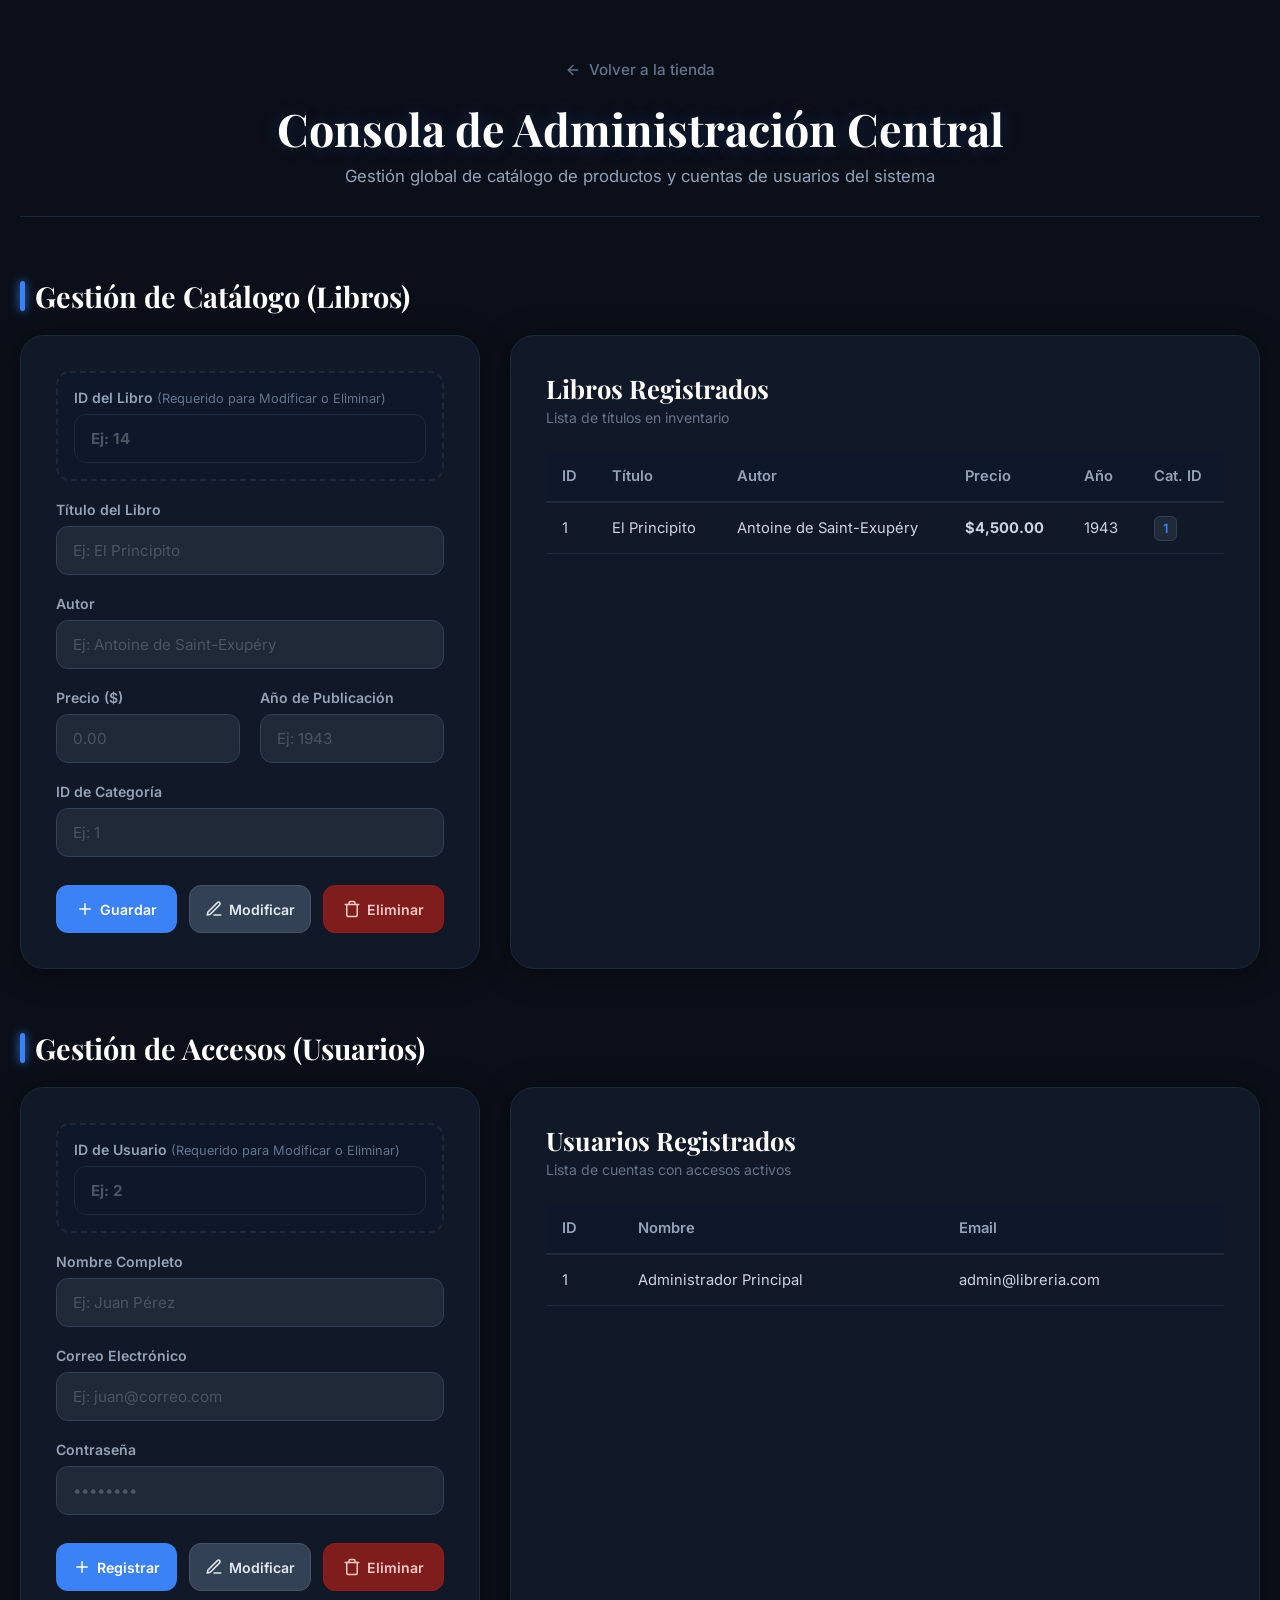
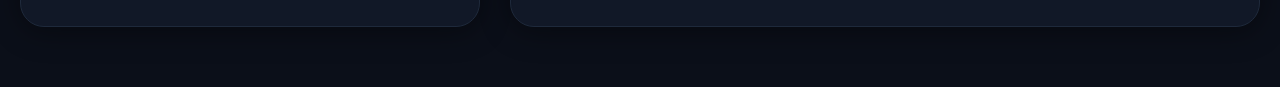
<file: pages/admin.html>
<!DOCTYPE html>
<html lang="es">
<head>
  <meta charset="UTF-8" />
  <meta name="viewport" content="width=device-width, initial-scale=1.0" />
  <title>Panel de Control Absoluto — Página Uno</title>
  <link rel="preconnect" href="https://fonts.googleapis.com" />
  <link rel="preconnect" href="https://fonts.gstatic.com" crossorigin />
  <link href="https://fonts.googleapis.com/css2?family=Playfair+Display:ital,wght@0,400;0,600;0,700&family=Inter:wght@300;400;500;600;700&display=swap" rel="stylesheet" />
  <link rel="stylesheet" href="/css/styleAdmin.css" /> 
</head>
<body class="form-body">

  <div class="dashboard-global-container">
    
    <div class="dashboard-main-header">
      <a href="/index.html" class="back-link">
        <svg xmlns="http://www.w3.org/2000/svg" width="16" height="16" viewBox="0 0 24 24" fill="none" stroke="currentColor" stroke-width="2" stroke-linecap="round" stroke-linejoin="round"><path d="m12 19-7-7 7-7"/><path d="M19 12H5"/></svg>
        Volver a la tienda
      </a>
      <h1>Consola de Administración Central</h1>
      <p>Gestión global de catálogo de productos y cuentas de usuarios del sistema</p>
    </div>

    <section class="admin-section-block">
      <div class="admin-section-title">
        <h2>Gestión de Catálogo (Libros)</h2>
      </div>
      
      <div class="admin-dashboard-layout">
        <div class="crud-card">
          <form id="form-libros">
            <div class="form-group id-group id-group-book">
              <label for="libroId">ID del Libro <span class="info-lbl">(Requerido para Modificar o Eliminar)</span></label>
              <input type="number" id="libroId" class="form-control id-input id-input-book" placeholder="Ej: 14" />
            </div>
            <div class="form-group">
              <label for="title">Título del Libro</label>
              <input type="text" id="title" class="form-control" placeholder="Ej: El Principito" />
            </div>
            <div class="form-group">
              <label for="author">Autor</label>
              <input type="text" id="author" class="form-control" placeholder="Ej: Antoine de Saint-Exupéry" />
            </div>
            <div class="form-row">
              <div class="form-group">
                <label for="price">Precio ($)</label>
                <input type="number" id="price" class="form-control" step="0.01" placeholder="0.00" />
              </div>
              <div class="form-group">
                <label for="publishedYear">Año de Publicación</label>
                <input type="text" id="publishedYear" class="form-control" placeholder="Ej: 1943" />
              </div>
            </div>
            <div class="form-group">
              <label for="categoryId">ID de Categoría</label>
              <input type="number" id="categoryId" class="form-control" placeholder="Ej: 1" />
            </div>
            <div class="botonera-crud">
              <button type="button" id="btn-crear-libro" class="btn-crud btn-crear">
                <svg xmlns="http://www.w3.org/2000/svg" width="18" height="18" viewBox="0 0 24 24" fill="none" stroke="currentColor" stroke-width="2" stroke-linecap="round" stroke-linejoin="round"><path d="M5 12h14"/><path d="M12 5v14"/></svg>
                Guardar
              </button>
              <button type="button" id="btn-modificar-libro" class="btn-crud btn-modificar">
                <svg xmlns="http://www.w3.org/2000/svg" width="18" height="18" viewBox="0 0 24 24" fill="none" stroke="currentColor" stroke-width="2" stroke-linecap="round" stroke-linejoin="round"><path d="M12 20h9"/><path d="M16.5 3.5a2.12 2.12 0 0 1 3 3L7 19l-4 1 1-4Z"/></svg>
                Modificar
              </button>
              <button type="button" id="btn-eliminar-libro" class="btn-crud btn-eliminar">
                <svg xmlns="http://www.w3.org/2000/svg" width="18" height="18" viewBox="0 0 24 24" fill="none" stroke="currentColor" stroke-width="2" stroke-linecap="round" stroke-linejoin="round"><path d="M3 6h18"/><path d="M19 6v14c0 1-1 2-2 2H7c-1 0-2-1-2-2V6"/><path d="M8 6V4c0-1 1-2 2-2h4c1 0 2 1 2 2v2"/></svg>
                Eliminar
              </button>
            </div>
          </form>
        </div>

        <div class="table-container">
          <div class="table-header">
            <h3>Libros Registrados</h3>
            <p>Lista de títulos en inventario</p>
          </div>
          <div class="table-responsive">
            <table>
              <thead>
                <tr>
                  <th>ID</th>
                  <th>Título</th>
                  <th>Autor</th>
                  <th>Precio</th>
                  <th>Año</th>
                  <th>Cat. ID</th>
                </tr>
              </thead>
              <tbody id="tabla-libros-body">
                <tr>
                  <td>1</td>
                  <td>El Principito</td>
                  <td>Antoine de Saint-Exupéry</td>
                  <td><strong>$4,500.00</strong></td>
                  <td>1943</td>
                  <td><span class="badge-cat">1</span></td>
                </tr>
              </tbody>
            </table>
          </div>
        </div>
      </div>
    </section>

    <section class="admin-section-block">
      <div class="admin-section-title">
        <h2>Gestión de Accesos (Usuarios)</h2>
      </div>

      <div class="admin-dashboard-layout">
        <div class="crud-card">
          <form id="form-usuarios">
            <div class="form-group id-group id-group-user">
              <label for="userId">ID de Usuario <span class="info-lbl">(Requerido para Modificar o Eliminar)</span></label>
              <input type="number" id="userId" class="form-control id-input id-input-user" placeholder="Ej: 2" />
            </div>
            <div class="form-group">
              <label for="name">Nombre Completo</label>
              <input type="text" id="name" class="form-control" placeholder="Ej: Juan Pérez" />
            </div>
            <div class="form-group">
              <label for="email">Correo Electrónico</label>
              <input type="email" id="email" class="form-control" placeholder="Ej: juan@correo.com" />
            </div>
            <div class="form-group">
              <label for="password">Contraseña</label>
              <input type="password" id="password" class="form-control" placeholder="••••••••" />
            </div>
            <div class="botonera-crud">
              <button type="button" id="btn-crear-user" class="btn-crud btn-crear">
                <svg xmlns="http://www.w3.org/2000/svg" width="18" height="18" viewBox="0 0 24 24" fill="none" stroke="currentColor" stroke-width="2" stroke-linecap="round" stroke-linejoin="round"><path d="M5 12h14"/><path d="M12 5v14"/></svg>
                Registrar
              </button>
              <button type="button" id="btn-modificar-user" class="btn-crud btn-modificar">
                <svg xmlns="http://www.w3.org/2000/svg" width="18" height="18" viewBox="0 0 24 24" fill="none" stroke="currentColor" stroke-width="2" stroke-linecap="round" stroke-linejoin="round"><path d="M12 20h9"/><path d="M16.5 3.5a2.12 2.12 0 0 1 3 3L7 19l-4 1 1-4Z"/></svg>
                Modificar
              </button>
              <button type="button" id="btn-eliminar-user" class="btn-crud btn-eliminar">
                <svg xmlns="http://www.w3.org/2000/svg" width="18" height="18" viewBox="0 0 24 24" fill="none" stroke="currentColor" stroke-width="2" stroke-linecap="round" stroke-linejoin="round"><path d="M3 6h18"/><path d="M19 6v14c0 1-1 2-2 2H7c-1 0-2-1-2-2V6"/><path d="M8 6V4c0-1 1-2 2-2h4c1 0 2 1 2 2v2"/></svg>
                Eliminar
              </button>
            </div>
          </form>
        </div>

        <div class="table-container">
          <div class="table-header">
            <h3>Usuarios Registrados</h3>
            <p>Lista de cuentas con accesos activos</p>
          </div>
          <div class="table-responsive">
            <table>
              <thead>
                <tr>
                  <th>ID</th>
                  <th>Nombre</th>
                  <th>Email</th>
                </tr>
              </thead>
              <tbody id="tabla-usuarios-body">
                <tr>
                  <td>1</td>
                  <td>Administrador Principal</td>
                  <td>admin@libreria.com</td>
                </tr>
              </tbody>
            </table>
          </div>
        </div>
      </div>
    </section>

  </div>

</body>
</html>
</file>
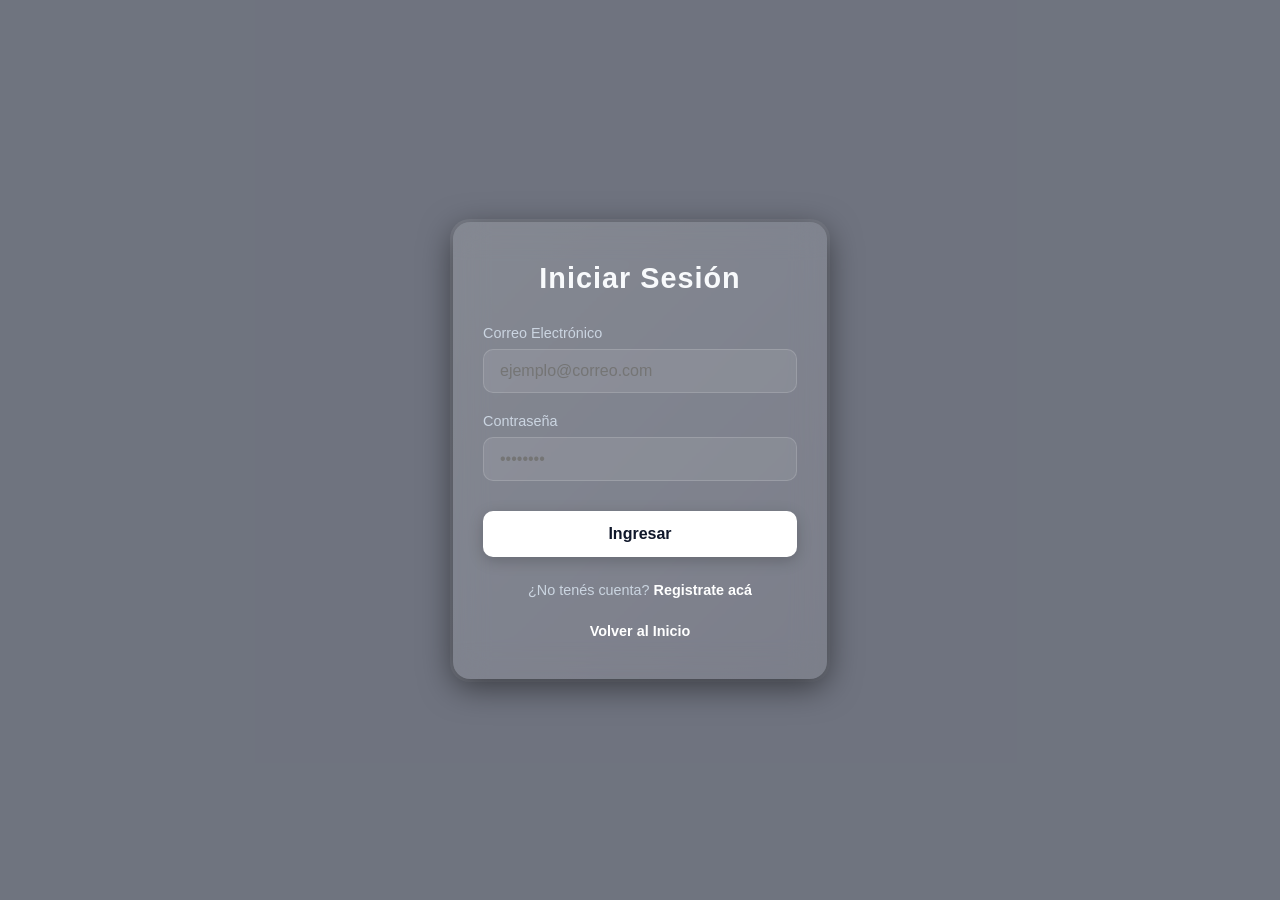
<file: pages/login.html>
<!DOCTYPE html>
<html lang="es">
<head>
    <meta charset="UTF-8">
    <meta name="viewport" content="width=device-width, initial-scale=1.0">
    <link rel="stylesheet" href="../css/login.css">
    <title>Iniciar Sesión</title>

</head>
<body>

    <div class="card-container">
        <div class="login-card">
            <h2>Iniciar Sesión</h2>
            
            <form action="#" method="POST" onsubmit="event.preventDefault();">
                <div class="input-group">
                    <label for="email">Correo Electrónico</label>
                    <input type="email" id="email" placeholder="ejemplo@correo.com" required>
                </div>
                
                <div class="input-group">
                    <label for="password">Contraseña</label>
                    <input type="password" id="password" placeholder="••••••••" required>
                </div>
                
                <button type="submit" class="btn-login">Ingresar</button>
            </form>
            
            <div class="register-link">
                <p>¿No tenés cuenta? <a href="./register.html">Registrate acá</a></p>
            </div>

            <div class="register-link">
                <a href="../index.html" class="btn-back">Volver al Inicio</a>
            </div>
        </div>
    </div>

</body>
</html>
</file>
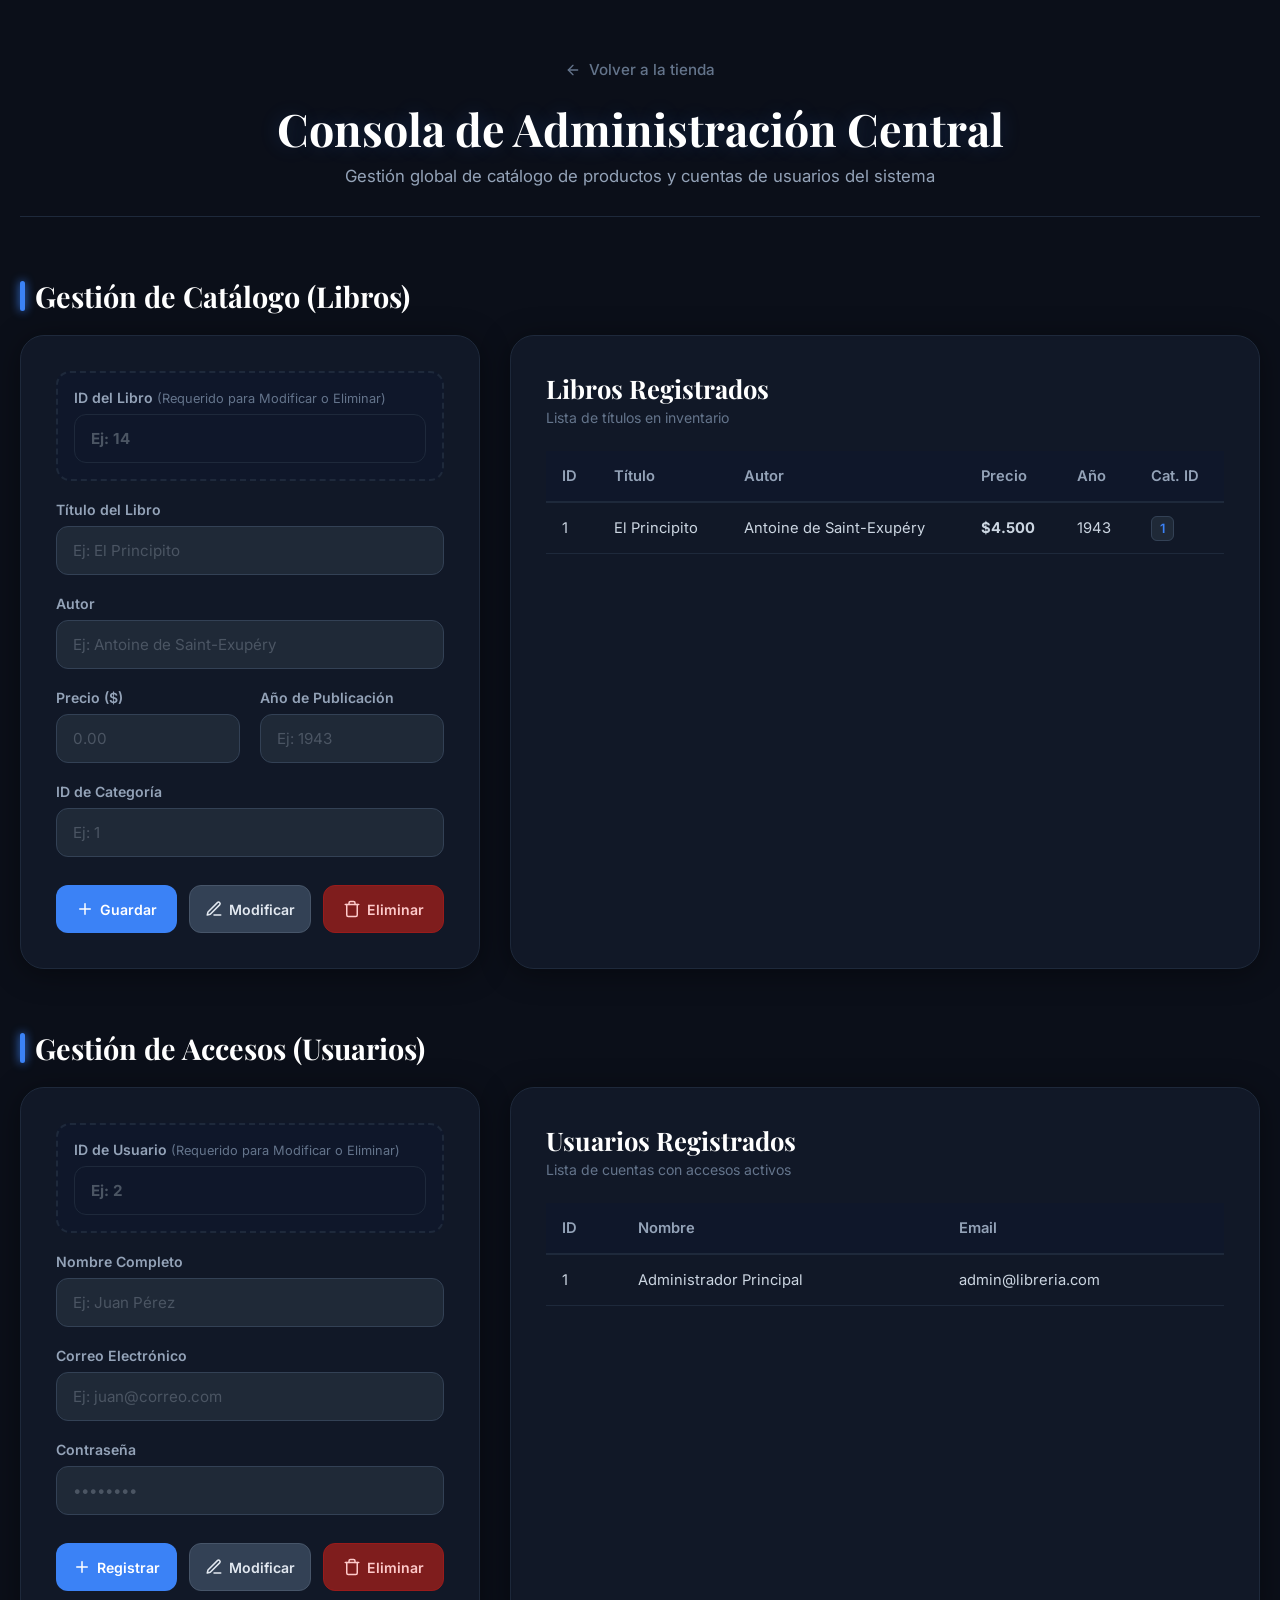
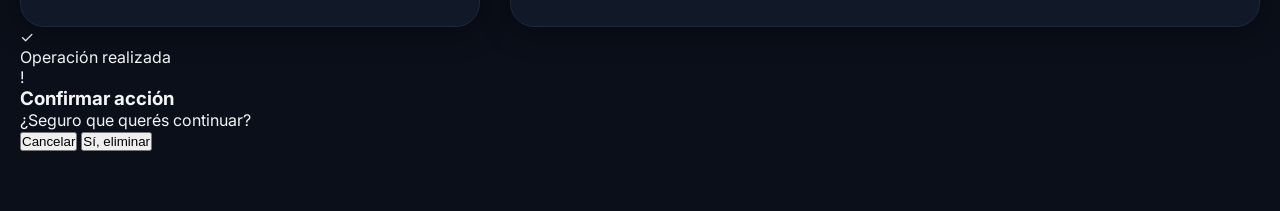
<file: src/pages/admin.html>
<!DOCTYPE html>
<html lang="es">
<head>
  <meta charset="UTF-8" />
  <meta name="viewport" content="width=device-width, initial-scale=1.0" />
  <title>Panel de Control Absoluto — Página Uno</title>
  <link rel="preconnect" href="https://fonts.googleapis.com" />
  <link rel="preconnect" href="https://fonts.gstatic.com" crossorigin />
  <link href="https://fonts.googleapis.com/css2?family=Playfair+Display:ital,wght@0,400;0,600;0,700&family=Inter:wght@300;400;500;600;700&display=swap" rel="stylesheet" />
  <link rel="stylesheet" href="/src/css/styleAdmin.css" />
</head>
<body class="form-body">

  <div class="dashboard-global-container">

    <div class="dashboard-main-header">
      <a href="/index.html" class="back-link">
        <svg xmlns="http://www.w3.org/2000/svg" width="16" height="16" viewBox="0 0 24 24" fill="none" stroke="currentColor" stroke-width="2" stroke-linecap="round" stroke-linejoin="round"><path d="m12 19-7-7 7-7"/><path d="M19 12H5"/></svg>
        Volver a la tienda
      </a>
      <h1>Consola de Administración Central</h1>
      <p>Gestión global de catálogo de productos y cuentas de usuarios del sistema</p>
    </div>

    <!-- ================= LIBROS ================= -->
    <section class="admin-section-block">
      <div class="admin-section-title">
        <h2>Gestión de Catálogo (Libros)</h2>
      </div>

      <div class="admin-dashboard-layout">
        <div class="crud-card">
          <form id="form-libros">
            <div class="form-group id-group id-group-book">
              <label for="libroId">ID del Libro <span class="info-lbl">(Requerido para Modificar o Eliminar)</span></label>
              <input type="number" id="libroId" class="form-control id-input id-input-book" placeholder="Ej: 14" />
            </div>

            <div class="form-group">
              <label for="title">Título del Libro</label>
              <input type="text" id="title" class="form-control" placeholder="Ej: El Principito" />
            </div>

            <div class="form-group">
              <label for="author">Autor</label>
              <input type="text" id="author" class="form-control" placeholder="Ej: Antoine de Saint-Exupéry" />
            </div>

            <div class="form-row">
              <div class="form-group">
                <label for="price">Precio ($)</label>
                <input type="number" id="price" class="form-control" step="0.01" placeholder="0.00" />
              </div>

              <div class="form-group">
                <label for="publishedYear">Año de Publicación</label>
                <input type="text" id="publishedYear" class="form-control" placeholder="Ej: 1943" />
              </div>
            </div>

            <div class="form-group">
              <label for="categoryId">ID de Categoría</label>
              <input type="number" id="categoryId" class="form-control" placeholder="Ej: 1" />
            </div>

            <div class="botonera-crud">
              <button type="button" id="btn-crear-libro" class="btn-crud btn-crear">
                <svg xmlns="http://www.w3.org/2000/svg" width="18" height="18" viewBox="0 0 24 24" fill="none" stroke="currentColor" stroke-width="2" stroke-linecap="round" stroke-linejoin="round"><path d="M5 12h14"/><path d="M12 5v14"/></svg>
                Guardar
              </button>

              <button type="button" id="btn-modificar-libro" class="btn-crud btn-modificar">
                <svg xmlns="http://www.w3.org/2000/svg" width="18" height="18" viewBox="0 0 24 24" fill="none" stroke="currentColor" stroke-width="2" stroke-linecap="round" stroke-linejoin="round"><path d="M12 20h9"/><path d="M16.5 3.5a2.12 2.12 0 0 1 3 3L7 19l-4 1 1-4Z"/></svg>
                Modificar
              </button>

              <button type="button" id="btn-eliminar-libro" class="btn-crud btn-eliminar">
                <svg xmlns="http://www.w3.org/2000/svg" width="18" height="18" viewBox="0 0 24 24" fill="none" stroke="currentColor" stroke-width="2" stroke-linecap="round" stroke-linejoin="round"><path d="M3 6h18"/><path d="M19 6v14c0 1-1 2-2 2H7c-1 0-2-1-2-2V6"/><path d="M8 6V4c0-1 1-2 2-2h4c1 0 2 1 2 2v2"/></svg>
                Eliminar
              </button>
            </div>
          </form>
        </div>

        <div class="table-container">
          <div class="table-header">
            <h3>Libros Registrados</h3>
            <p>Lista de títulos en inventario</p>
          </div>

          <div class="table-responsive">
            <table>
              <thead>
                <tr>
                  <th>ID</th>
                  <th>Título</th>
                  <th>Autor</th>
                  <th>Precio</th>
                  <th>Año</th>
                  <th>Cat. ID</th>
                </tr>
              </thead>
              <tbody id="tabla-libros-body">
                <!-- JS -->
              </tbody>
            </table>
          </div>
        </div>
      </div>
    </section>

    <!-- ================= USUARIOS ================= -->
    <section class="admin-section-block">
      <div class="admin-section-title">
        <h2>Gestión de Accesos (Usuarios)</h2>
      </div>

      <div class="admin-dashboard-layout">
        <div class="crud-card">
          <form id="form-usuarios">
            <div class="form-group id-group id-group-user">
              <label for="userId">ID de Usuario <span class="info-lbl">(Requerido para Modificar o Eliminar)</span></label>
              <input type="number" id="userId" class="form-control id-input id-input-user" placeholder="Ej: 2" />
            </div>

            <div class="form-group">
              <label for="name">Nombre Completo</label>
              <input type="text" id="name" class="form-control" placeholder="Ej: Juan Pérez" />
            </div>

            <div class="form-group">
              <label for="email">Correo Electrónico</label>
              <input type="email" id="email" class="form-control" placeholder="Ej: juan@correo.com" />
            </div>

            <div class="form-group">
              <label for="password">Contraseña</label>
              <input type="password" id="password" class="form-control" placeholder="••••••••" />
            </div>

            <div class="botonera-crud">
              <button type="button" id="btn-crear-user" class="btn-crud btn-crear">
                <svg xmlns="http://www.w3.org/2000/svg" width="18" height="18" viewBox="0 0 24 24" fill="none" stroke="currentColor" stroke-width="2" stroke-linecap="round" stroke-linejoin="round"><path d="M5 12h14"/><path d="M12 5v14"/></svg>
                Registrar
              </button>

              <button type="button" id="btn-modificar-user" class="btn-crud btn-modificar">
                <svg xmlns="http://www.w3.org/2000/svg" width="18" height="18" viewBox="0 0 24 24" fill="none" stroke="currentColor" stroke-width="2" stroke-linecap="round" stroke-linejoin="round"><path d="M12 20h9"/><path d="M16.5 3.5a2.12 2.12 0 0 1 3 3L7 19l-4 1 1-4Z"/></svg>
                Modificar
              </button>

              <button type="button" id="btn-eliminar-user" class="btn-crud btn-eliminar">
                <svg xmlns="http://www.w3.org/2000/svg" width="18" height="18" viewBox="0 0 24 24" fill="none" stroke="currentColor" stroke-width="2" stroke-linecap="round" stroke-linejoin="round"><path d="M3 6h18"/><path d="M19 6v14c0 1-1 2-2 2H7c-1 0-2-1-2-2V6"/><path d="M8 6V4c0-1 1-2 2-2h4c1 0 2 1 2 2v2"/></svg>
                Eliminar
              </button>
            </div>
          </form>
        </div>

        <div class="table-container">
          <div class="table-header">
            <h3>Usuarios Registrados</h3>
            <p>Lista de cuentas con accesos activos</p>
          </div>

          <div class="table-responsive">
            <table>
              <thead>
                <tr>
                  <th>ID</th>
                  <th>Nombre</th>
                  <th>Email</th>
                </tr>
              </thead>
              <tbody id="tabla-usuarios-body">
                <!-- JS -->
              </tbody>
            </table>
          </div>
        </div>
      </div>
    </section>

  </div>

  <!-- ================= TOAST ================= -->
  <div id="admin-toast" class="admin-toast">
    <div class="admin-toast-icon">✓</div>
    <div id="admin-toast-message" class="admin-toast-message">Operación realizada</div>
  </div>

  <!-- ================= MODAL ================= -->
  <div id="admin-modal-overlay" class="admin-modal-overlay">
    <div class="admin-modal">
      <div class="admin-modal-top">
        <div class="admin-modal-icon">!</div>
        <div>
          <h3 id="admin-modal-title">Confirmar acción</h3>
          <p id="admin-modal-text">¿Seguro que querés continuar?</p>
        </div>
      </div>

      <div class="admin-modal-actions">
        <button type="button" id="admin-modal-cancel" class="admin-modal-btn admin-modal-cancel">
          Cancelar
        </button>
        <button type="button" id="admin-modal-confirm" class="admin-modal-btn admin-modal-confirm">
          Sí, eliminar
        </button>
      </div>
    </div>
  </div>

  <script src="/src/api/admin.js"></script>
</body>
</html>
</file>
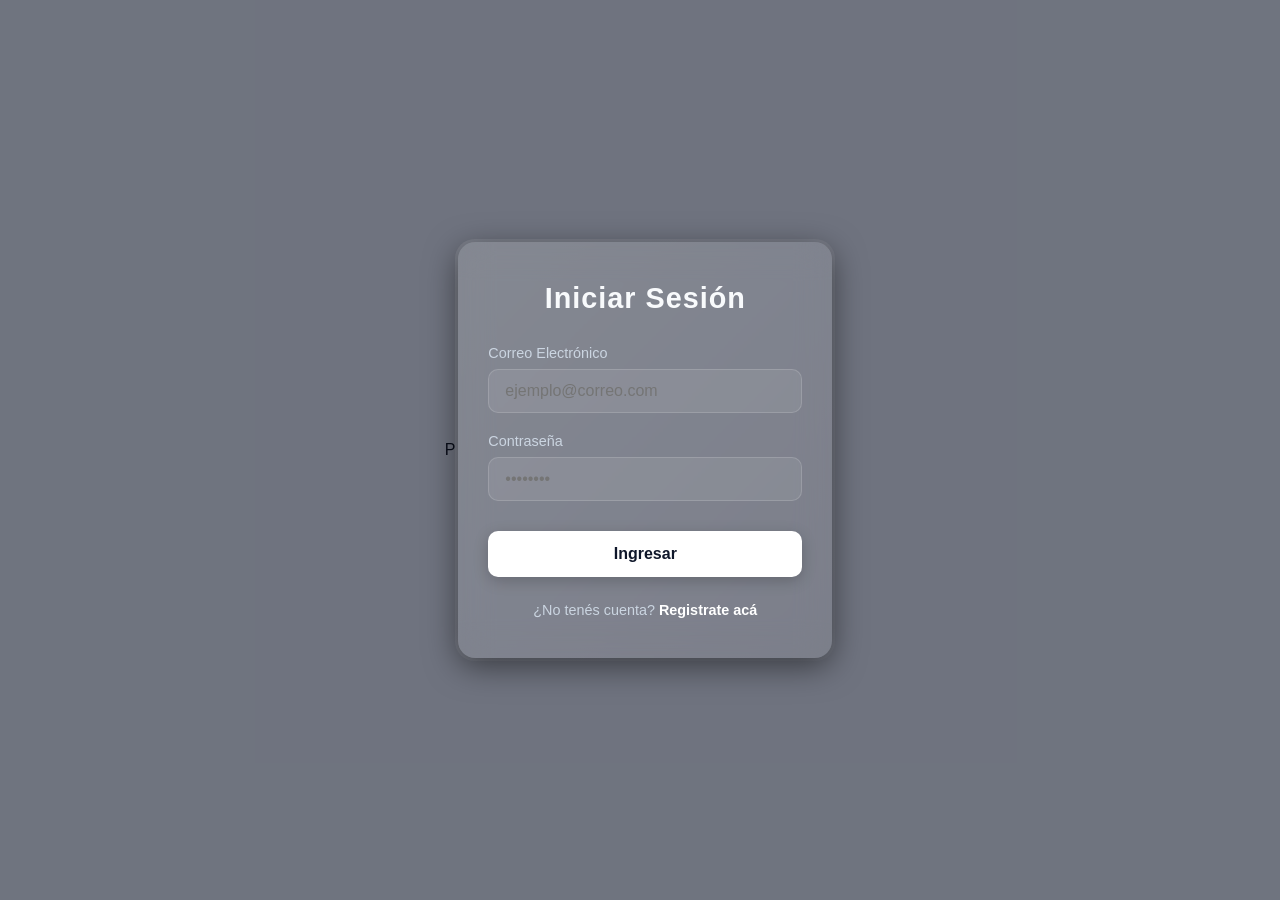
<file: src/pages/login.html>
<!DOCTYPE html>
<html lang="es">
<head>
    <meta charset="UTF-8">
    <meta name="viewport" content="width=device-width, initial-scale=1.0">
    <link rel="stylesheet" href="../css/login.css">
    <title>Iniciar Sesión</title>

</head>
<body>P

    <div class="card-container">
        <div class="login-card">
            <h2>Iniciar Sesión</h2>
            
            <form action="#" method="POST" onsubmit="event.preventDefault();">
                <div class="input-group">
                    <label for="email">Correo Electrónico</label>
                    <input type="email" id="email" placeholder="ejemplo@correo.com" required>
                </div>
                
                <div class="input-group">
                    <label for="password">Contraseña</label>
                    <input type="password" id="password" placeholder="••••••••" required>
                </div>
                
                <button type="submit" class="btn-login">Ingresar</button>
            </form>
            
            <div class="register-link">
                <p>¿No tenés cuenta? <a href="#">Registrate acá</a></p>
            </div>
        </div>
    </div>

</body>
</html>
</file>
<file: css/styleAdmin.css>
* {
  margin: 0;
  padding: 0;
  box-sizing: border-box;
}

.form-body {
  background-color: #0b0f19;
  padding: 60px 20px;
  font-family: 'Inter', sans-serif;
  color: #f3f4f6;
}

.dashboard-global-container {
  max-width: 1350px;
  width: 100%;
  margin: 0 auto;
  display: flex;
  flex-direction: column;
  gap: 60px;
}

.dashboard-main-header {
  text-align: center;
  border-bottom: 1px solid #1e293b;
  padding-bottom: 30px;
}

.dashboard-main-header h1 {
  font-family: 'Playfair Display', serif;
  font-size: 2.8rem;
  color: #ffffff;
  margin-bottom: 8px;
  font-weight: 700;
  text-shadow: 0 0 20px rgba(59, 130, 246, 0.2);
}

.dashboard-main-header p {
  color: #94a3b8;
  font-size: 1.05rem;
}

.back-link {
  display: inline-flex;
  align-items: center;
  gap: 8px;
  color: #64748b;
  text-decoration: none;
  font-size: 0.95rem;
  font-weight: 500;
  margin-bottom: 20px;
  transition: color 0.3s ease, transform 0.3s ease;
}

.back-link:hover {
  color: #3b82f6;
  transform: translateX(-4px);
}

.admin-section-block {
  display: flex;
  flex-direction: column;
  gap: 20px;
}

.admin-section-title h2 {
  font-family: 'Playfair Display', serif;
  font-size: 1.8rem;
  color: #ffffff;
  position: relative;
  padding-left: 15px;
}

.admin-section-title h2::before {
  content: '';
  position: absolute;
  left: 0;
  top: 4px;
  bottom: 4px;
  width: 5px;
  background-color: #3b82f6;
  border-radius: 4px;
  box-shadow: 0 0 10px #3b82f6;
}

.admin-dashboard-layout {
  display: grid;
  grid-template-columns: 1fr;
  gap: 30px;
}

@media (min-width: 950px) {
  .admin-dashboard-layout {
    grid-template-columns: 460px 1fr;
    align-items: start;
  }
}

.crud-card {
  width: 100%;
  background: #111827;
  padding: 35px;
  border-radius: 24px;
  border: 1px solid #1e293b;
  box-shadow: 0 4px 30px rgba(0, 0, 0, 0.4);
  position: relative;
  overflow: hidden;
  transition: transform 0.4s cubic-bezier(0.16, 1, 0.3, 1), 
              border-color 0.4s ease,
              box-shadow 0.4s ease;
}

.crud-card::before {
  content: '';
  position: absolute;
  top: 0;
  left: -150%;
  width: 50%;
  height: 100%;
  background: linear-gradient(
    to right,
    rgba(255, 255, 255, 0) 0%,
    rgba(255, 255, 255, 0.03) 50%,
    rgba(255, 255, 255, 0) 100%
  );
  transform: skewX(-25deg);
  transition: 0.75s;
}

.crud-card:hover::before {
  left: 150%;
  transition: 0.75s cubic-bezier(0.16, 1, 0.3, 1);
}

.crud-card:hover {
  transform: translateY(-5px);
  border-color: #3b82f6;
  box-shadow: 0 20px 40px rgba(59, 130, 246, 0.1);
}

.form-group {
  margin-bottom: 20px;
}

.id-group {
  padding: 16px;
  border-radius: 14px;
  background-color: #0f172a;
  transition: background-color 0.3s ease, border-color 0.3s ease;
}

.id-group-book {
  border: 2px dashed #1e293b;
}

.id-group-book:hover {
  background-color: #111c2a;
  border-color: #22c55e;
}

.id-group-user {
  border: 2px dashed #1e293b;
}

.id-group-user:hover {
  background-color: #0e1e38;
  border-color: #3b82f6;
}

.form-group label {
  display: block;
  font-weight: 600;
  font-size: 0.88rem;
  color: #94a3b8;
  margin-bottom: 8px;
}

.info-lbl {
  color: #64748b;
  font-weight: 400;
  font-size: 0.8rem;
}

.form-control {
  width: 100%;
  padding: 14px 16px;
  font-family: 'Inter', sans-serif;
  font-size: 0.95rem;
  border: 1px solid #334155;
  border-radius: 12px;
  background-color: #1f2937;
  color: #f3f4f6;
  transition: border-color 0.25s ease, background-color 0.25s ease, box-shadow 0.25s ease;
}

.form-control::placeholder {
  color: #4b5563;
}

.form-control:hover {
  background-color: #1e293b;
  border-color: #475569;
}

.form-control:focus {
  outline: none;
  border-color: #3b82f6;
  background-color: #111827;
  box-shadow: 0 0 0 4px rgba(59, 130, 246, 0.25);
}

.id-input {
  font-weight: 700;
  background-color: #0f172a;
}

.id-input-book {
  color: #4ade80;
  border-color: #1e293b;
}

.id-input-book:focus {
  border-color: #22c55e;
  box-shadow: 0 0 0 4px rgba(34, 197, 94, 0.25);
}

.id-input-user {
  color: #60a5fa;
  border-color: #1e293b;
}

.id-input-user:focus {
  border-color: #3b82f6;
  box-shadow: 0 0 0 4px rgba(59, 130, 246, 0.25);
}

.form-row {
  display: grid;
  grid-template-columns: 1fr 1fr;
  gap: 20px;
}

.botonera-crud {
  display: grid;
  grid-template-columns: 1fr 1fr 1fr;
  gap: 12px;
  margin-top: 28px;
}

.btn-crud {
  display: inline-flex;
  align-items: center;
  justify-content: center;
  gap: 6px;
  padding: 14px 8px;
  border: none;
  border-radius: 12px;
  font-family: 'Inter', sans-serif;
  font-weight: 600;
  font-size: 0.88rem;
  cursor: pointer;
  position: relative;
  overflow: hidden;
  transition: background-color 0.3s ease, transform 0.2s ease, box-shadow 0.3s ease;
}

.btn-crud::before {
  content: '';
  position: absolute;
  top: 0;
  left: -100%;
  width: 100%;
  height: 100%;
  background: linear-gradient(
    90deg,
    rgba(255, 255, 255, 0) 0%,
    rgba(255, 255, 255, 0.15) 50%,
    rgba(255, 255, 255, 0) 100%
  );
  transition: 0.5s;
}

.btn-crud:hover::before {
  left: 100%;
}

.btn-crear {
  background-color: #3b82f6;
  color: #ffffff;
}

.btn-crear:hover {
  background-color: #2563eb;
  transform: translateY(-2px);
  box-shadow: 0 4px 15px rgba(59, 130, 246, 0.4);
}

.btn-modificar {
  background-color: #334155;
  color: #e2e8f0;
  border: 1px solid #475569;
}

.btn-modificar:hover {
  background-color: #475569;
  transform: translateY(-2px);
  box-shadow: 0 4px 15px rgba(71, 85, 105, 0.3);
}

.btn-eliminar {
  background-color: #7f1d1d;
  color: #fecaca;
  border: 1px solid #991b1b;
}

.btn-eliminar:hover {
  background-color: #991b1b;
  transform: translateY(-2px);
  box-shadow: 0 4px 15px rgba(239, 68, 68, 0.3);
}

.btn-crud:active {
  transform: translateY(0);
}

.table-container {
  width: 100%;
  background: #111827;
  padding: 35px;
  border-radius: 24px;
  border: 1px solid #1e293b;
  box-shadow: 0 4px 30px rgba(0, 0, 0, 0.4);
  align-self: stretch;
}

.table-header {
  margin-bottom: 25px;
}

.table-header h3 {
  font-family: 'Playfair Display', serif;
  font-size: 1.6rem;
  color: #ffffff;
  margin-bottom: 4px;
}

.table-header p {
  color: #64748b;
  font-size: 0.88rem;
}

.table-responsive {
  width: 100%;
  overflow-x: auto;
}

table {
  width: 100%;
  border-collapse: collapse;
  text-align: left;
  font-size: 0.92rem;
}

th {
  background-color: #0f172a;
  color: #94a3b8;
  padding: 16px;
  font-weight: 600;
  border-bottom: 2px solid #1e293b;
}

td {
  padding: 16px;
  color: #cbd5e1;
  border-bottom: 1px solid #1e293b;
  transition: background-color 0.2s ease, color 0.2s ease;
}

tr:hover td {
  background-color: #1e293b;
  color: #ffffff;
}

.badge-cat {
  background-color: #1f2937;
  color: #3b82f6;
  padding: 4px 8px;
  border-radius: 6px;
  font-weight: 600;
  font-size: 0.8rem;
  border: 1px solid #334155;
}
</file>
<file: css/login.css>
/* Reset general */
* {
    margin: 0;
    padding: 0;
    box-sizing: border-box;
    font-family: 'Segoe UI', Tahoma, Geneva, Verdana, sans-serif;
}

/* Fondo adaptable a todas las pantallas */
body {
    min-height: 100vh;
    display: flex;
    justify-content: center;
    align-items: center;
    padding: 20px; /* Evita que la card toque los bordes en pantallas muy chicas */
    
    /* Configuración de la imagen de fondo */
    background-image: url('https://images.unsplash.com/photo-1481627834876-b7833e8f5570?q=80&w=928&auto=format&fit=crop&ixlib=rb-4.1.0&ixid=M3wxMjA3fDB8MHxwaG90by1wYWdlfHx8fGVufDB8fHx8fA%3D%3D'); /* <-- Poné acá el link o nombre de tu imagen */
    background-repeat: no-repeat;
    background-size: cover;
    background-position: center;
    background-attachment: fixed; /* Mantiene el fondo quieto si hay scroll */
    
    position: relative;
}

/* Filtro oscuro opcional por encima de la imagen para que se lea mejor la tarjeta */
body::before {
    content: '';
    position: absolute;
    top: 0;
    left: 0;
    width: 100%;
    height: 100%;
    background: rgba(15, 23, 42, 0.6); /* Oscurece un 60% la imagen de fondo */
    z-index: 1;
}

/* Contenedor de la Tarjeta (Efecto borde y brillo) */
.card-container {
    position: relative;
    z-index: 2; /* Por encima del filtro del body */
    padding: 3px;
    border-radius: 20px;
    background: linear-gradient(135deg, rgba(255, 255, 255, 0.1), rgba(255, 255, 255, 0.03));
    transition: transform 0.4s cubic-bezier(0.175, 0.885, 0.32, 1.275), box-shadow 0.4s ease, background 0.4s ease;
    
    /* Responsivo: ancho máximo y adaptabilidad */
    width: 100%;
    max-width: 380px; 
}

.login-card {
    width: 100%;
    padding: 40px 30px;
    background: rgba(255, 255, 255, 0.06); /* Efecto vidrio esmerilado */
    backdrop-filter: blur(16px);
    -webkit-backdrop-filter: blur(16px);
    border-radius: 17px;
    box-shadow: 0 8px 32px 0 rgba(0, 0, 0, 0.5);
    color: #ffffff;
    position: relative;
    overflow: hidden; 
}

/* Línea de reflejo interno de luz (Glint effect) */
.login-card::before {
    content: '';
    position: absolute;
    top: 0;
    left: -150%;
    width: 50%;
    height: 100%;
    background: linear-gradient(
        90deg,
        transparent,
        rgba(255, 255, 255, 0.2),
        transparent
    );
    transform: skewX(-25deg);
    transition: none;
}

/* --- Efectos HOVER en la Card --- */
.card-container:hover {
    transform: translateY(-8px);
    box-shadow: 0 20px 40px rgba(0, 0, 0, 0.6), 0 0 15px rgba(255, 255, 255, 0.1);
    background: linear-gradient(135deg, rgba(255, 255, 255, 0.3), rgba(255, 255, 255, 0.1));
}

/* Animación del reflejo cruzando al hacer hover */
.card-container:hover .login-card::before {
    left: 150%;
    transition: left 0.8s ease-in-out;
}

/* Título */
.login-card h2 {
    text-align: center;
    margin-bottom: 30px;
    font-size: 1.8rem;
    font-weight: 600;
    letter-spacing: 1px;
    color: #f8fafc;
}

/* Inputs y estructura del formulario */
.input-group {
    margin-bottom: 20px;
}

.input-group label {
    display: block;
    margin-bottom: 8px;
    font-size: 0.9rem;
    color: #cbd5e1;
    transition: color 0.3s ease;
}

.input-group input {
    width: 100%;
    padding: 12px 16px;
    background: rgba(255, 255, 255, 0.08);
    border: 1px solid rgba(255, 255, 255, 0.15);
    border-radius: 10px;
    outline: none;
    color: #ffffff;
    font-size: 1rem;
    transition: all 0.3s ease;
}

/* Efectos en Inputs */
.input-group input:hover {
    background: rgba(255, 255, 255, 0.12);
}

.input-group input:focus {
    background: rgba(255, 255, 255, 0.18);
    border-color: #ffffff;
    box-shadow: 0 0 8px rgba(255, 255, 255, 0.3);
}

.input-group:focus-within label {
    color: #ffffff;
}

/* Botón de Login */
.btn-login {
    width: 100%;
    padding: 14px;
    background: #ffffff;
    border: none;
    border-radius: 10px;
    color: #0f172a;
    font-size: 1rem;
    font-weight: 600;
    cursor: pointer;
    margin-top: 10px;
    transition: all 0.3s ease;
    box-shadow: 0 4px 15px rgba(0, 0, 0, 0.2);
}

.btn-login:hover {
    background: #f1f5f9;
    transform: scale(1.02);
    box-shadow: 0 6px 20px rgba(255, 255, 255, 0.15);
}

.btn-login:active {
    transform: scale(0.98);
}

/* Link de Registro fuera de cuenta */
.register-link {
    text-align: center;
    margin-top: 25px;
    font-size: 0.9rem;
    color: #cbd5e1;
}

.register-link a {
    color: #ffffff;
    text-decoration: none;
    font-weight: 600;
    transition: opacity 0.3s ease, text-decoration 0.3s ease;
}

.register-link a:hover {
    opacity: 0.8;
    text-decoration: underline;
}

/* Ajustes específicos para celulares muy chicos (Media Query opcional de refuerzo) */
@media (max-width: 400px) {
    .login-card {
        padding: 30px 20px;
    }
    .login-card h2 {
        font-size: 1.5rem;
    }
}
</file>
<file: src/css/styleAdmin.css>
* {
  margin: 0;
  padding: 0;
  box-sizing: border-box;
}

.form-body {
  background-color: #0b0f19;
  padding: 60px 20px;
  font-family: 'Inter', sans-serif;
  color: #f3f4f6;
}

.dashboard-global-container {
  max-width: 1350px;
  width: 100%;
  margin: 0 auto;
  display: flex;
  flex-direction: column;
  gap: 60px;
}

.dashboard-main-header {
  text-align: center;
  border-bottom: 1px solid #1e293b;
  padding-bottom: 30px;
}

.dashboard-main-header h1 {
  font-family: 'Playfair Display', serif;
  font-size: 2.8rem;
  color: #ffffff;
  margin-bottom: 8px;
  font-weight: 700;
  text-shadow: 0 0 20px rgba(59, 130, 246, 0.2);
}

.dashboard-main-header p {
  color: #94a3b8;
  font-size: 1.05rem;
}

.back-link {
  display: inline-flex;
  align-items: center;
  gap: 8px;
  color: #64748b;
  text-decoration: none;
  font-size: 0.95rem;
  font-weight: 500;
  margin-bottom: 20px;
  transition: color 0.3s ease, transform 0.3s ease;
}

.back-link:hover {
  color: #3b82f6;
  transform: translateX(-4px);
}

.admin-section-block {
  display: flex;
  flex-direction: column;
  gap: 20px;
}

.admin-section-title h2 {
  font-family: 'Playfair Display', serif;
  font-size: 1.8rem;
  color: #ffffff;
  position: relative;
  padding-left: 15px;
}

.admin-section-title h2::before {
  content: '';
  position: absolute;
  left: 0;
  top: 4px;
  bottom: 4px;
  width: 5px;
  background-color: #3b82f6;
  border-radius: 4px;
  box-shadow: 0 0 10px #3b82f6;
}

.admin-dashboard-layout {
  display: grid;
  grid-template-columns: 1fr;
  gap: 30px;
}

@media (min-width: 950px) {
  .admin-dashboard-layout {
    grid-template-columns: 460px 1fr;
    align-items: start;
  }
}

.crud-card {
  width: 100%;
  background: #111827;
  padding: 35px;
  border-radius: 24px;
  border: 1px solid #1e293b;
  box-shadow: 0 4px 30px rgba(0, 0, 0, 0.4);
  position: relative;
  overflow: hidden;
  transition: transform 0.4s cubic-bezier(0.16, 1, 0.3, 1), 
              border-color 0.4s ease,
              box-shadow 0.4s ease;
}

.crud-card::before {
  content: '';
  position: absolute;
  top: 0;
  left: -150%;
  width: 50%;
  height: 100%;
  background: linear-gradient(
    to right,
    rgba(255, 255, 255, 0) 0%,
    rgba(255, 255, 255, 0.03) 50%,
    rgba(255, 255, 255, 0) 100%
  );
  transform: skewX(-25deg);
  transition: 0.75s;
}

.crud-card:hover::before {
  left: 150%;
  transition: 0.75s cubic-bezier(0.16, 1, 0.3, 1);
}

.crud-card:hover {
  transform: translateY(-5px);
  border-color: #3b82f6;
  box-shadow: 0 20px 40px rgba(59, 130, 246, 0.1);
}

.form-group {
  margin-bottom: 20px;
}

.id-group {
  padding: 16px;
  border-radius: 14px;
  background-color: #0f172a;
  transition: background-color 0.3s ease, border-color 0.3s ease;
}

.id-group-book {
  border: 2px dashed #1e293b;
}

.id-group-book:hover {
  background-color: #111c2a;
  border-color: #22c55e;
}

.id-group-user {
  border: 2px dashed #1e293b;
}

.id-group-user:hover {
  background-color: #0e1e38;
  border-color: #3b82f6;
}

.form-group label {
  display: block;
  font-weight: 600;
  font-size: 0.88rem;
  color: #94a3b8;
  margin-bottom: 8px;
}

.info-lbl {
  color: #64748b;
  font-weight: 400;
  font-size: 0.8rem;
}

.form-control {
  width: 100%;
  padding: 14px 16px;
  font-family: 'Inter', sans-serif;
  font-size: 0.95rem;
  border: 1px solid #334155;
  border-radius: 12px;
  background-color: #1f2937;
  color: #f3f4f6;
  transition: border-color 0.25s ease, background-color 0.25s ease, box-shadow 0.25s ease;
}

.form-control::placeholder {
  color: #4b5563;
}

.form-control:hover {
  background-color: #1e293b;
  border-color: #475569;
}

.form-control:focus {
  outline: none;
  border-color: #3b82f6;
  background-color: #111827;
  box-shadow: 0 0 0 4px rgba(59, 130, 246, 0.25);
}

.id-input {
  font-weight: 700;
  background-color: #0f172a;
}

.id-input-book {
  color: #4ade80;
  border-color: #1e293b;
}

.id-input-book:focus {
  border-color: #22c55e;
  box-shadow: 0 0 0 4px rgba(34, 197, 94, 0.25);
}

.id-input-user {
  color: #60a5fa;
  border-color: #1e293b;
}

.id-input-user:focus {
  border-color: #3b82f6;
  box-shadow: 0 0 0 4px rgba(59, 130, 246, 0.25);
}

.form-row {
  display: grid;
  grid-template-columns: 1fr 1fr;
  gap: 20px;
}

.botonera-crud {
  display: grid;
  grid-template-columns: 1fr 1fr 1fr;
  gap: 12px;
  margin-top: 28px;
}

.btn-crud {
  display: inline-flex;
  align-items: center;
  justify-content: center;
  gap: 6px;
  padding: 14px 8px;
  border: none;
  border-radius: 12px;
  font-family: 'Inter', sans-serif;
  font-weight: 600;
  font-size: 0.88rem;
  cursor: pointer;
  position: relative;
  overflow: hidden;
  transition: background-color 0.3s ease, transform 0.2s ease, box-shadow 0.3s ease;
}

.btn-crud::before {
  content: '';
  position: absolute;
  top: 0;
  left: -100%;
  width: 100%;
  height: 100%;
  background: linear-gradient(
    90deg,
    rgba(255, 255, 255, 0) 0%,
    rgba(255, 255, 255, 0.15) 50%,
    rgba(255, 255, 255, 0) 100%
  );
  transition: 0.5s;
}

.btn-crud:hover::before {
  left: 100%;
}

.btn-crear {
  background-color: #3b82f6;
  color: #ffffff;
}

.btn-crear:hover {
  background-color: #2563eb;
  transform: translateY(-2px);
  box-shadow: 0 4px 15px rgba(59, 130, 246, 0.4);
}

.btn-modificar {
  background-color: #334155;
  color: #e2e8f0;
  border: 1px solid #475569;
}

.btn-modificar:hover {
  background-color: #475569;
  transform: translateY(-2px);
  box-shadow: 0 4px 15px rgba(71, 85, 105, 0.3);
}

.btn-eliminar {
  background-color: #7f1d1d;
  color: #fecaca;
  border: 1px solid #991b1b;
}

.btn-eliminar:hover {
  background-color: #991b1b;
  transform: translateY(-2px);
  box-shadow: 0 4px 15px rgba(239, 68, 68, 0.3);
}

.btn-crud:active {
  transform: translateY(0);
}

.table-container {
  width: 100%;
  background: #111827;
  padding: 35px;
  border-radius: 24px;
  border: 1px solid #1e293b;
  box-shadow: 0 4px 30px rgba(0, 0, 0, 0.4);
  align-self: stretch;
}

.table-header {
  margin-bottom: 25px;
}

.table-header h3 {
  font-family: 'Playfair Display', serif;
  font-size: 1.6rem;
  color: #ffffff;
  margin-bottom: 4px;
}

.table-header p {
  color: #64748b;
  font-size: 0.88rem;
}

.table-responsive {
  width: 100%;
  overflow-x: auto;
}

table {
  width: 100%;
  border-collapse: collapse;
  text-align: left;
  font-size: 0.92rem;
}

th {
  background-color: #0f172a;
  color: #94a3b8;
  padding: 16px;
  font-weight: 600;
  border-bottom: 2px solid #1e293b;
}

td {
  padding: 16px;
  color: #cbd5e1;
  border-bottom: 1px solid #1e293b;
  transition: background-color 0.2s ease, color 0.2s ease;
}

tr:hover td {
  background-color: #1e293b;
  color: #ffffff;
}

.badge-cat {
  background-color: #1f2937;
  color: #3b82f6;
  padding: 4px 8px;
  border-radius: 6px;
  font-weight: 600;
  font-size: 0.8rem;
  border: 1px solid #334155;
}
</file>
<file: src/css/login.css>
/* Reset general */
* {
    margin: 0;
    padding: 0;
    box-sizing: border-box;
    font-family: 'Segoe UI', Tahoma, Geneva, Verdana, sans-serif;
}

/* Fondo adaptable a todas las pantallas */
body {
    min-height: 100vh;
    display: flex;
    justify-content: center;
    align-items: center;
    padding: 20px; /* Evita que la card toque los bordes en pantallas muy chicas */
    
    /* Configuración de la imagen de fondo */
    background-image: url('https://images.unsplash.com/photo-1481627834876-b7833e8f5570?q=80&w=928&auto=format&fit=crop&ixlib=rb-4.1.0&ixid=M3wxMjA3fDB8MHxwaG90by1wYWdlfHx8fGVufDB8fHx8fA%3D%3D'); /* <-- Poné acá el link o nombre de tu imagen */
    background-repeat: no-repeat;
    background-size: cover;
    background-position: center;
    background-attachment: fixed; /* Mantiene el fondo quieto si hay scroll */
    
    position: relative;
}

/* Filtro oscuro opcional por encima de la imagen para que se lea mejor la tarjeta */
body::before {
    content: '';
    position: absolute;
    top: 0;
    left: 0;
    width: 100%;
    height: 100%;
    background: rgba(15, 23, 42, 0.6); /* Oscurece un 60% la imagen de fondo */
    z-index: 1;
}

/* Contenedor de la Tarjeta (Efecto borde y brillo) */
.card-container {
    position: relative;
    z-index: 2; /* Por encima del filtro del body */
    padding: 3px;
    border-radius: 20px;
    background: linear-gradient(135deg, rgba(255, 255, 255, 0.1), rgba(255, 255, 255, 0.03));
    transition: transform 0.4s cubic-bezier(0.175, 0.885, 0.32, 1.275), box-shadow 0.4s ease, background 0.4s ease;
    
    /* Responsivo: ancho máximo y adaptabilidad */
    width: 100%;
    max-width: 380px; 
}

.login-card {
    width: 100%;
    padding: 40px 30px;
    background: rgba(255, 255, 255, 0.06); /* Efecto vidrio esmerilado */
    backdrop-filter: blur(16px);
    -webkit-backdrop-filter: blur(16px);
    border-radius: 17px;
    box-shadow: 0 8px 32px 0 rgba(0, 0, 0, 0.5);
    color: #ffffff;
    position: relative;
    overflow: hidden; 
}

/* Línea de reflejo interno de luz (Glint effect) */
.login-card::before {
    content: '';
    position: absolute;
    top: 0;
    left: -150%;
    width: 50%;
    height: 100%;
    background: linear-gradient(
        90deg,
        transparent,
        rgba(255, 255, 255, 0.2),
        transparent
    );
    transform: skewX(-25deg);
    transition: none;
}

/* --- Efectos HOVER en la Card --- */
.card-container:hover {
    transform: translateY(-8px);
    box-shadow: 0 20px 40px rgba(0, 0, 0, 0.6), 0 0 15px rgba(255, 255, 255, 0.1);
    background: linear-gradient(135deg, rgba(255, 255, 255, 0.3), rgba(255, 255, 255, 0.1));
}

/* Animación del reflejo cruzando al hacer hover */
.card-container:hover .login-card::before {
    left: 150%;
    transition: left 0.8s ease-in-out;
}

/* Título */
.login-card h2 {
    text-align: center;
    margin-bottom: 30px;
    font-size: 1.8rem;
    font-weight: 600;
    letter-spacing: 1px;
    color: #f8fafc;
}

/* Inputs y estructura del formulario */
.input-group {
    margin-bottom: 20px;
}

.input-group label {
    display: block;
    margin-bottom: 8px;
    font-size: 0.9rem;
    color: #cbd5e1;
    transition: color 0.3s ease;
}

.input-group input {
    width: 100%;
    padding: 12px 16px;
    background: rgba(255, 255, 255, 0.08);
    border: 1px solid rgba(255, 255, 255, 0.15);
    border-radius: 10px;
    outline: none;
    color: #ffffff;
    font-size: 1rem;
    transition: all 0.3s ease;
}

/* Efectos en Inputs */
.input-group input:hover {
    background: rgba(255, 255, 255, 0.12);
}

.input-group input:focus {
    background: rgba(255, 255, 255, 0.18);
    border-color: #ffffff;
    box-shadow: 0 0 8px rgba(255, 255, 255, 0.3);
}

.input-group:focus-within label {
    color: #ffffff;
}

/* Botón de Login */
.btn-login {
    width: 100%;
    padding: 14px;
    background: #ffffff;
    border: none;
    border-radius: 10px;
    color: #0f172a;
    font-size: 1rem;
    font-weight: 600;
    cursor: pointer;
    margin-top: 10px;
    transition: all 0.3s ease;
    box-shadow: 0 4px 15px rgba(0, 0, 0, 0.2);
}

.btn-login:hover {
    background: #f1f5f9;
    transform: scale(1.02);
    box-shadow: 0 6px 20px rgba(255, 255, 255, 0.15);
}

.btn-login:active {
    transform: scale(0.98);
}

/* Link de Registro fuera de cuenta */
.register-link {
    text-align: center;
    margin-top: 25px;
    font-size: 0.9rem;
    color: #cbd5e1;
}

.register-link a {
    color: #ffffff;
    text-decoration: none;
    font-weight: 600;
    transition: opacity 0.3s ease, text-decoration 0.3s ease;
}

.register-link a:hover {
    opacity: 0.8;
    text-decoration: underline;
}

/* Ajustes específicos para celulares muy chicos (Media Query opcional de refuerzo) */
@media (max-width: 400px) {
    .login-card {
        padding: 30px 20px;
    }
    .login-card h2 {
        font-size: 1.5rem;
    }
}
</file>
